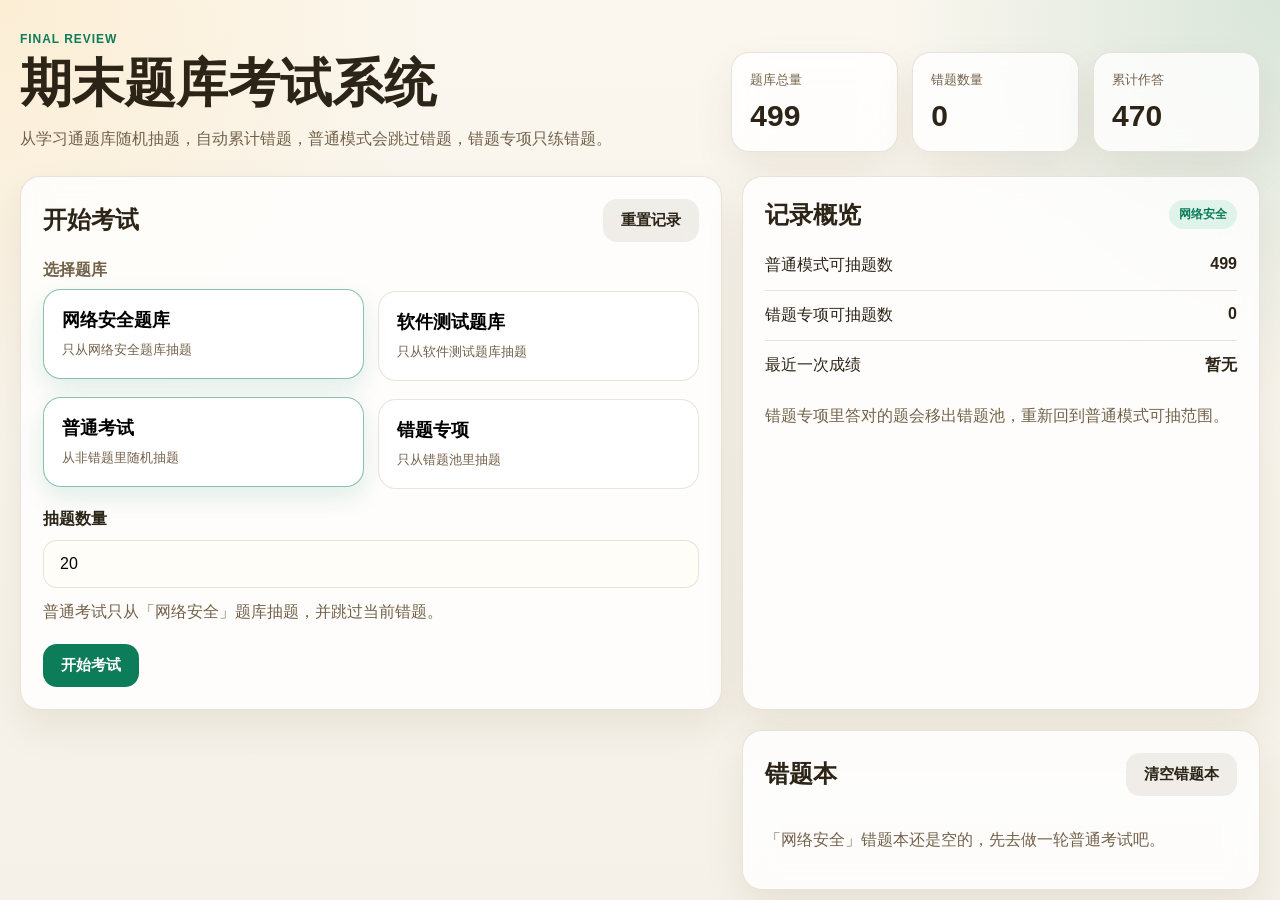
<file: index.html>
<!DOCTYPE html>
<html lang="zh-CN">
  <head>
    <meta charset="UTF-8" />
    <meta name="viewport" content="width=device-width, initial-scale=1.0" />
    <meta http-equiv="refresh" content="0; url=./exam_system.html" />
    <title>期末题库考试系统</title>
  </head>
  <body>
    <p>正在打开考试系统...</p>
    <p><a href="./exam_system.html">如果没有自动跳转，请点击这里</a></p>
  </body>
</html>
</file>
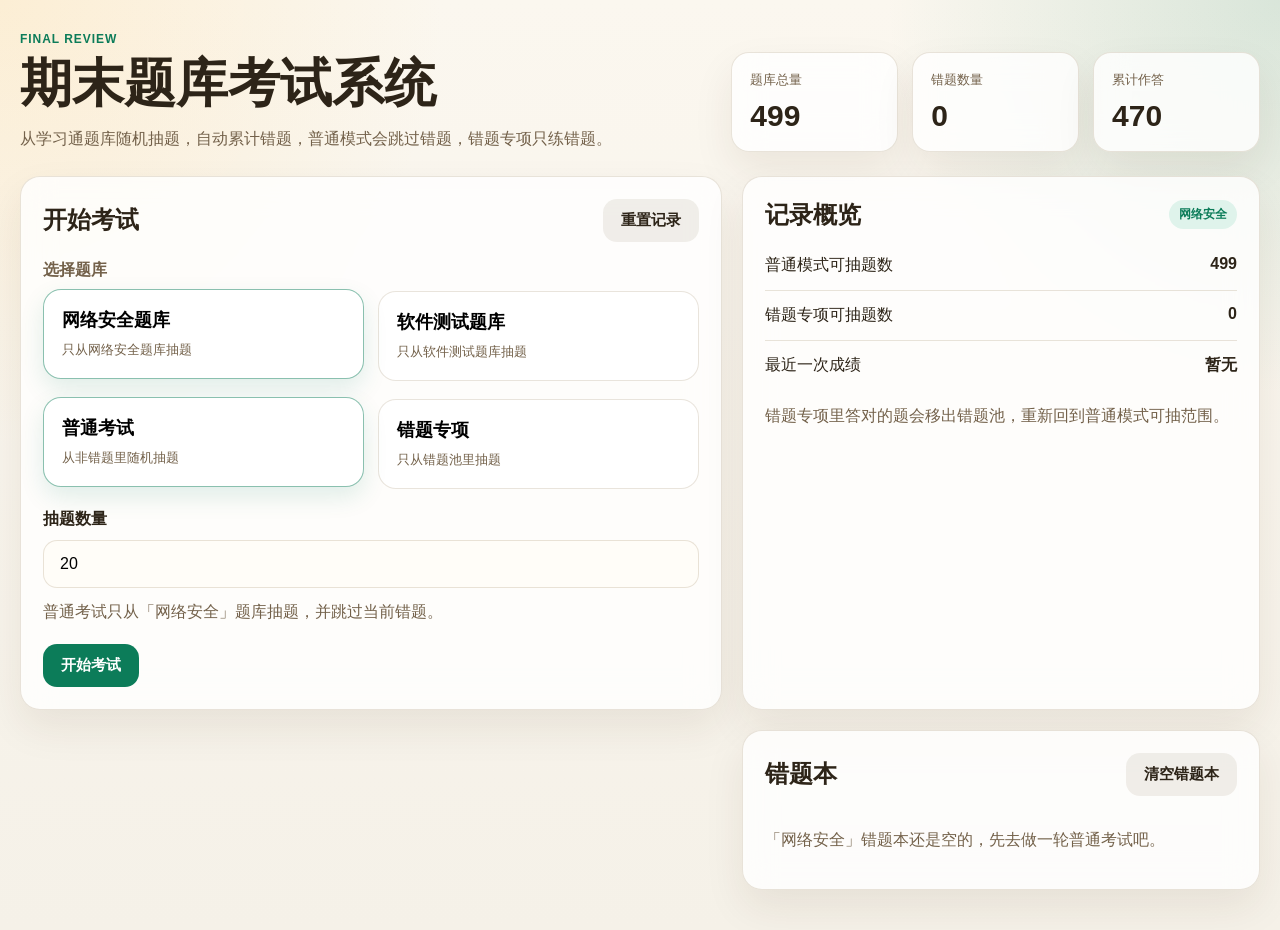
<file: exam_system.html>
<!DOCTYPE html>
<html lang="zh-CN">
  <head>
    <meta charset="UTF-8" />
    <meta name="viewport" content="width=device-width, initial-scale=1.0" />
    <title>期末题库考试系统</title>
    <link rel="stylesheet" href="./exam_system.css" />
  </head>
  <body>
    <div class="app-shell">
      <header class="hero">
        <div>
          <p class="eyebrow">Final Review</p>
          <h1>期末题库考试系统</h1>
          <p class="hero-copy">
            从学习通题库随机抽题，自动累计错题，普通模式会跳过错题，错题专项只练错题。
          </p>
        </div>
        <div class="hero-stats">
          <div class="stat-card">
            <span>题库总量</span>
            <strong id="stat-total">0</strong>
          </div>
          <div class="stat-card">
            <span>错题数量</span>
            <strong id="stat-wrong">0</strong>
          </div>
          <div class="stat-card">
            <span>累计作答</span>
            <strong id="stat-answered">0</strong>
          </div>
        </div>
      </header>

      <main class="layout">
        <section class="panel config-panel" id="config-panel">
          <div class="panel-header">
            <h2>开始考试</h2>
            <button id="reset-records-btn" class="ghost-btn" type="button">重置记录</button>
          </div>

          <div class="bank-section">
            <span class="section-label">选择题库</span>
            <div class="bank-grid">
              <button class="bank-card active" data-bank="security" type="button">
                <span class="bank-title">网络安全题库</span>
                <span class="bank-desc">只从网络安全题库抽题</span>
              </button>
              <button class="bank-card" data-bank="software_test" type="button">
                <span class="bank-title">软件测试题库</span>
                <span class="bank-desc">只从软件测试题库抽题</span>
              </button>
            </div>
          </div>

          <div class="mode-grid">
            <button class="mode-card active" data-mode="normal" type="button">
              <span class="mode-title">普通考试</span>
              <span class="mode-desc">从非错题里随机抽题</span>
            </button>
            <button class="mode-card" data-mode="wrong" type="button">
              <span class="mode-title">错题专项</span>
              <span class="mode-desc">只从错题池里抽题</span>
            </button>
          </div>

          <label class="field">
            <span>抽题数量</span>
            <input id="question-count-input" type="number" min="1" value="20" />
          </label>

          <div class="config-hint" id="mode-hint"></div>
          <button id="start-exam-btn" class="primary-btn" type="button">开始考试</button>
        </section>

        <section class="panel summary-panel">
          <div class="panel-header">
            <h2>记录概览</h2>
            <span class="current-bank-pill" id="current-bank-label">网络安全</span>
          </div>
          <div class="summary-list">
            <div class="summary-row">
              <span>普通模式可抽题数</span>
              <strong id="available-normal">0</strong>
            </div>
            <div class="summary-row">
              <span>错题专项可抽题数</span>
              <strong id="available-wrong">0</strong>
            </div>
            <div class="summary-row">
              <span>最近一次成绩</span>
              <strong id="latest-score">暂无</strong>
            </div>
          </div>
          <p class="summary-note">
            错题专项里答对的题会移出错题池，重新回到普通模式可抽范围。
          </p>
        </section>

        <section class="panel exam-panel hidden" id="exam-panel">
          <div class="exam-header">
            <div>
              <p class="exam-mode" id="exam-mode-label"></p>
              <h2 id="exam-progress-label">第 1 题</h2>
            </div>
            <div class="exam-header-actions">
              <button id="submit-exam-btn" class="primary-btn submit-exam-trigger" type="button">交卷</button>
            </div>
          </div>

          <div class="exam-progress-bar">
            <div id="exam-progress-fill"></div>
          </div>

          <article class="question-card">
            <p class="question-type" id="question-type"></p>
            <h3 id="question-text"></h3>
            <div class="options-list" id="options-list"></div>
            <div class="answer-feedback hidden" id="answer-feedback"></div>
          </article>

          <div class="exam-nav">
            <button id="prev-question-btn" class="ghost-btn" type="button">上一题</button>
            <button id="next-question-btn" class="ghost-btn" type="button">下一题</button>
          </div>

          <div class="question-index" id="question-index"></div>

          <div class="exam-submit-bar">
            <span id="exam-submit-hint">做完后可以直接交卷</span>
            <button class="primary-btn submit-exam-trigger" type="button">交卷</button>
          </div>
        </section>

        <section class="panel result-panel hidden" id="result-panel">
          <div class="panel-header">
            <h2>本次结果</h2>
            <button id="restart-btn" class="ghost-btn" type="button">返回首页</button>
          </div>
          <div class="result-overview">
            <div class="result-metric">
              <span>得分</span>
              <strong id="result-score">0 / 0</strong>
            </div>
            <div class="result-metric">
              <span>正确率</span>
              <strong id="result-accuracy">0%</strong>
            </div>
            <div class="result-metric">
              <span>错题数</span>
              <strong id="result-wrong-count">0</strong>
            </div>
          </div>
          <div id="result-review-list" class="review-list"></div>
        </section>

        <section class="panel wrongbook-panel">
          <div class="panel-header">
            <h2>错题本</h2>
            <button id="clear-wrongbook-btn" class="ghost-btn" type="button">清空错题本</button>
          </div>
          <div id="wrongbook-list" class="wrongbook-list"></div>
        </section>
      </main>
    </div>

    <template id="option-template">
      <label class="option-item">
        <input type="radio" name="question-option" />
        <span class="option-badge"></span>
        <span class="option-text"></span>
      </label>
    </template>

    <script src="./exam_system.js?v=20260707-dedupe2"></script>
  </body>
</html>
</file>
<file: exam_system.css>
:root {
  color-scheme: light;
  --bg: #f5f1e8;
  --surface: rgba(255, 255, 255, 0.8);
  --surface-strong: #ffffff;
  --line: rgba(120, 88, 40, 0.16);
  --text: #2d2418;
  --muted: #73614a;
  --accent: #0c7c59;
  --accent-soft: #dff3eb;
  --danger: #b64836;
  --danger-soft: #fae5e1;
  --shadow: 0 18px 40px rgba(63, 40, 10, 0.08);
  --radius: 20px;
}

* {
  box-sizing: border-box;
}

body {
  margin: 0;
  font-family: "Segoe UI", "PingFang SC", "Microsoft YaHei", sans-serif;
  color: var(--text);
  background:
    radial-gradient(circle at top left, rgba(255, 215, 144, 0.28), transparent 28%),
    radial-gradient(circle at top right, rgba(12, 124, 89, 0.14), transparent 25%),
    linear-gradient(180deg, #fbf7ef 0%, var(--bg) 100%);
  min-height: 100vh;
}

.app-shell {
  max-width: 1320px;
  margin: 0 auto;
  padding: 32px 20px 40px;
}

.hero {
  display: grid;
  grid-template-columns: 1.3fr 1fr;
  gap: 24px;
  align-items: end;
  margin-bottom: 24px;
}

.eyebrow {
  margin: 0 0 10px;
  color: var(--accent);
  font-weight: 700;
  letter-spacing: 0.08em;
  text-transform: uppercase;
  font-size: 12px;
}

.hero h1 {
  margin: 0;
  font-size: clamp(32px, 5vw, 52px);
  line-height: 1.05;
}

.hero-copy {
  max-width: 680px;
  margin: 14px 0 0;
  color: var(--muted);
  font-size: 16px;
  line-height: 1.7;
}

.hero-stats {
  display: grid;
  grid-template-columns: repeat(3, minmax(0, 1fr));
  gap: 14px;
}

.stat-card,
.panel {
  background: var(--surface);
  backdrop-filter: blur(16px);
  border: 1px solid var(--line);
  box-shadow: var(--shadow);
}

.stat-card {
  padding: 18px;
  border-radius: 18px;
}

.stat-card span {
  display: block;
  color: var(--muted);
  font-size: 13px;
}

.stat-card strong {
  display: block;
  margin-top: 10px;
  font-size: 30px;
}

.layout {
  display: grid;
  grid-template-columns: minmax(0, 1.15fr) minmax(320px, 0.85fr);
  gap: 20px;
}

.panel {
  border-radius: var(--radius);
  padding: 22px;
}

.panel-header,
.exam-header {
  display: flex;
  justify-content: space-between;
  align-items: center;
  gap: 12px;
}

.panel-header h2,
.exam-header h2 {
  margin: 0;
  font-size: 24px;
}

.config-panel,
.exam-panel,
.result-panel {
  grid-column: 1;
}

.summary-panel,
.wrongbook-panel {
  grid-column: 2;
}

.bank-section {
  margin-top: 18px;
}

.section-label {
  display: block;
  margin-bottom: 10px;
  color: var(--muted);
  font-weight: 700;
}

.bank-grid,
.mode-grid {
  display: grid;
  grid-template-columns: repeat(2, minmax(0, 1fr));
  gap: 14px;
  margin-top: 18px;
}

.bank-grid {
  margin-top: 0;
}

.bank-card,
.mode-card {
  border: 1px solid var(--line);
  background: var(--surface-strong);
  border-radius: 18px;
  padding: 18px;
  text-align: left;
  cursor: pointer;
  transition: transform 140ms ease, border-color 140ms ease, box-shadow 140ms ease;
}

.bank-card.active,
.mode-card.active {
  border-color: rgba(12, 124, 89, 0.48);
  box-shadow: 0 10px 24px rgba(12, 124, 89, 0.12);
  transform: translateY(-2px);
}

.bank-title,
.mode-title {
  display: block;
  font-weight: 700;
  font-size: 18px;
}

.bank-desc,
.mode-desc {
  display: block;
  margin-top: 8px;
  color: var(--muted);
  line-height: 1.5;
}

.current-bank-pill {
  border-radius: 999px;
  padding: 6px 10px;
  background: var(--accent-soft);
  color: var(--accent);
  font-size: 12px;
  font-weight: 800;
}

.source-note {
  margin-top: 10px;
  color: var(--muted);
  font-size: 13px;
}

.source-note strong {
  color: var(--text);
}

.field {
  display: block;
  margin-top: 20px;
}

.field span {
  display: block;
  margin-bottom: 10px;
  font-weight: 600;
}

.field input {
  width: 100%;
  padding: 14px 16px;
  border-radius: 14px;
  border: 1px solid var(--line);
  background: #fffdf8;
  font-size: 16px;
}

.config-hint,
.summary-note,
.empty-state,
.question-type,
.exam-mode {
  color: var(--muted);
}

.config-hint {
  margin: 14px 0 18px;
  min-height: 24px;
}

.primary-btn,
.ghost-btn {
  border: none;
  border-radius: 14px;
  padding: 12px 18px;
  font-size: 15px;
  font-weight: 700;
  cursor: pointer;
}

.primary-btn {
  background: var(--accent);
  color: #fff;
}

.ghost-btn {
  background: rgba(115, 97, 74, 0.1);
  color: var(--text);
}

.summary-list {
  margin-top: 10px;
}

.summary-row {
  display: flex;
  justify-content: space-between;
  gap: 12px;
  padding: 14px 0;
  border-bottom: 1px solid var(--line);
}

.summary-row:last-child {
  border-bottom: none;
}

.exam-header-actions {
  display: flex;
  gap: 10px;
}

.exam-progress-bar {
  width: 100%;
  height: 10px;
  margin: 18px 0 24px;
  border-radius: 999px;
  background: rgba(115, 97, 74, 0.12);
  overflow: hidden;
}

.exam-progress-bar div {
  height: 100%;
  width: 0%;
  background: linear-gradient(90deg, #0c7c59 0%, #51b18d 100%);
  transition: width 180ms ease;
}

.question-card {
  padding: 24px;
  border-radius: 20px;
  background: var(--surface-strong);
  border: 1px solid var(--line);
}

.question-card h3 {
  margin: 8px 0 0;
  font-size: 26px;
  line-height: 1.5;
}

.options-list {
  display: grid;
  gap: 12px;
  margin-top: 22px;
}

.option-item {
  display: grid;
  grid-template-columns: auto 36px 1fr;
  gap: 12px;
  align-items: start;
  border: 1px solid var(--line);
  border-radius: 16px;
  background: #fffdf8;
  padding: 16px;
  cursor: pointer;
}

.option-item.selected {
  border-color: rgba(12, 124, 89, 0.42);
  background: var(--accent-soft);
}

.option-item.correct {
  border-color: rgba(12, 124, 89, 0.62);
  background: #dff3eb;
}

.option-item.wrong {
  border-color: rgba(182, 72, 54, 0.46);
  background: #fae5e1;
}

.option-item.locked {
  cursor: default;
}

.option-item input {
  margin-top: 5px;
}

.option-badge {
  display: inline-flex;
  width: 36px;
  height: 36px;
  align-items: center;
  justify-content: center;
  border-radius: 10px;
  background: rgba(12, 124, 89, 0.1);
  color: var(--accent);
  font-weight: 800;
}

.option-text {
  line-height: 1.65;
}

.answer-feedback {
  margin-top: 18px;
  padding: 14px 16px;
  border-radius: 16px;
  line-height: 1.7;
  border: 1px solid var(--line);
}

.answer-feedback.right {
  background: var(--accent-soft);
  border-color: rgba(12, 124, 89, 0.32);
  color: var(--accent);
}

.answer-feedback.wrong {
  background: var(--danger-soft);
  border-color: rgba(182, 72, 54, 0.28);
  color: var(--danger);
}

.exam-nav {
  display: flex;
  justify-content: space-between;
  margin-top: 18px;
}

.question-index {
  display: grid;
  grid-template-columns: repeat(auto-fill, minmax(44px, 1fr));
  gap: 10px;
  margin-top: 18px;
}

.exam-submit-bar {
  position: sticky;
  bottom: 12px;
  display: flex;
  justify-content: space-between;
  align-items: center;
  gap: 12px;
  margin-top: 18px;
  padding: 14px 16px;
  border-radius: 16px;
  background: rgba(255, 253, 248, 0.94);
  border: 1px solid var(--line);
  box-shadow: 0 10px 24px rgba(63, 40, 10, 0.1);
}

.exam-submit-bar span {
  color: var(--muted);
  font-size: 14px;
}

.index-btn {
  height: 44px;
  border-radius: 12px;
  border: 1px solid var(--line);
  background: rgba(255, 255, 255, 0.7);
  cursor: pointer;
}

.index-btn.current {
  background: var(--accent);
  color: #fff;
  border-color: var(--accent);
}

.index-btn.answered {
  border-color: rgba(12, 124, 89, 0.45);
}

.result-overview {
  display: grid;
  grid-template-columns: repeat(3, minmax(0, 1fr));
  gap: 14px;
  margin-top: 18px;
}

.result-metric {
  border-radius: 18px;
  padding: 18px;
  background: var(--surface-strong);
  border: 1px solid var(--line);
}

.result-metric span {
  display: block;
  color: var(--muted);
}

.result-metric strong {
  display: block;
  margin-top: 10px;
  font-size: 24px;
}

.review-list,
.wrongbook-list {
  display: grid;
  gap: 14px;
  margin-top: 18px;
}

.review-card,
.wrongbook-card {
  border-radius: 16px;
  border: 1px solid var(--line);
  background: var(--surface-strong);
  padding: 16px;
}

.review-card.wrong,
.wrongbook-card {
  border-color: rgba(182, 72, 54, 0.22);
}

.review-meta,
.wrongbook-meta {
  display: flex;
  flex-wrap: wrap;
  gap: 10px;
  margin-bottom: 10px;
  color: var(--muted);
  font-size: 13px;
}

.pill {
  display: inline-flex;
  align-items: center;
  border-radius: 999px;
  padding: 6px 10px;
  font-size: 12px;
  font-weight: 700;
}

.pill.right {
  background: var(--accent-soft);
  color: var(--accent);
}

.pill.wrong {
  background: var(--danger-soft);
  color: var(--danger);
}

.wrongbook-actions {
  display: flex;
  justify-content: flex-end;
  margin-top: 10px;
}

.danger-link {
  border: none;
  background: transparent;
  color: var(--danger);
  cursor: pointer;
  font-weight: 700;
}

.hidden {
  display: none;
}

@media (max-width: 980px) {
  .hero,
  .layout {
    grid-template-columns: 1fr;
  }

  .config-panel,
  .exam-panel,
  .result-panel,
  .summary-panel,
  .wrongbook-panel {
    grid-column: auto;
  }

  .hero-stats,
  .bank-grid,
  .mode-grid,
  .result-overview {
    grid-template-columns: 1fr;
  }

  .question-card h3 {
    font-size: 22px;
  }

  .exam-submit-bar {
    flex-direction: column;
    align-items: stretch;
  }
}
</file>
